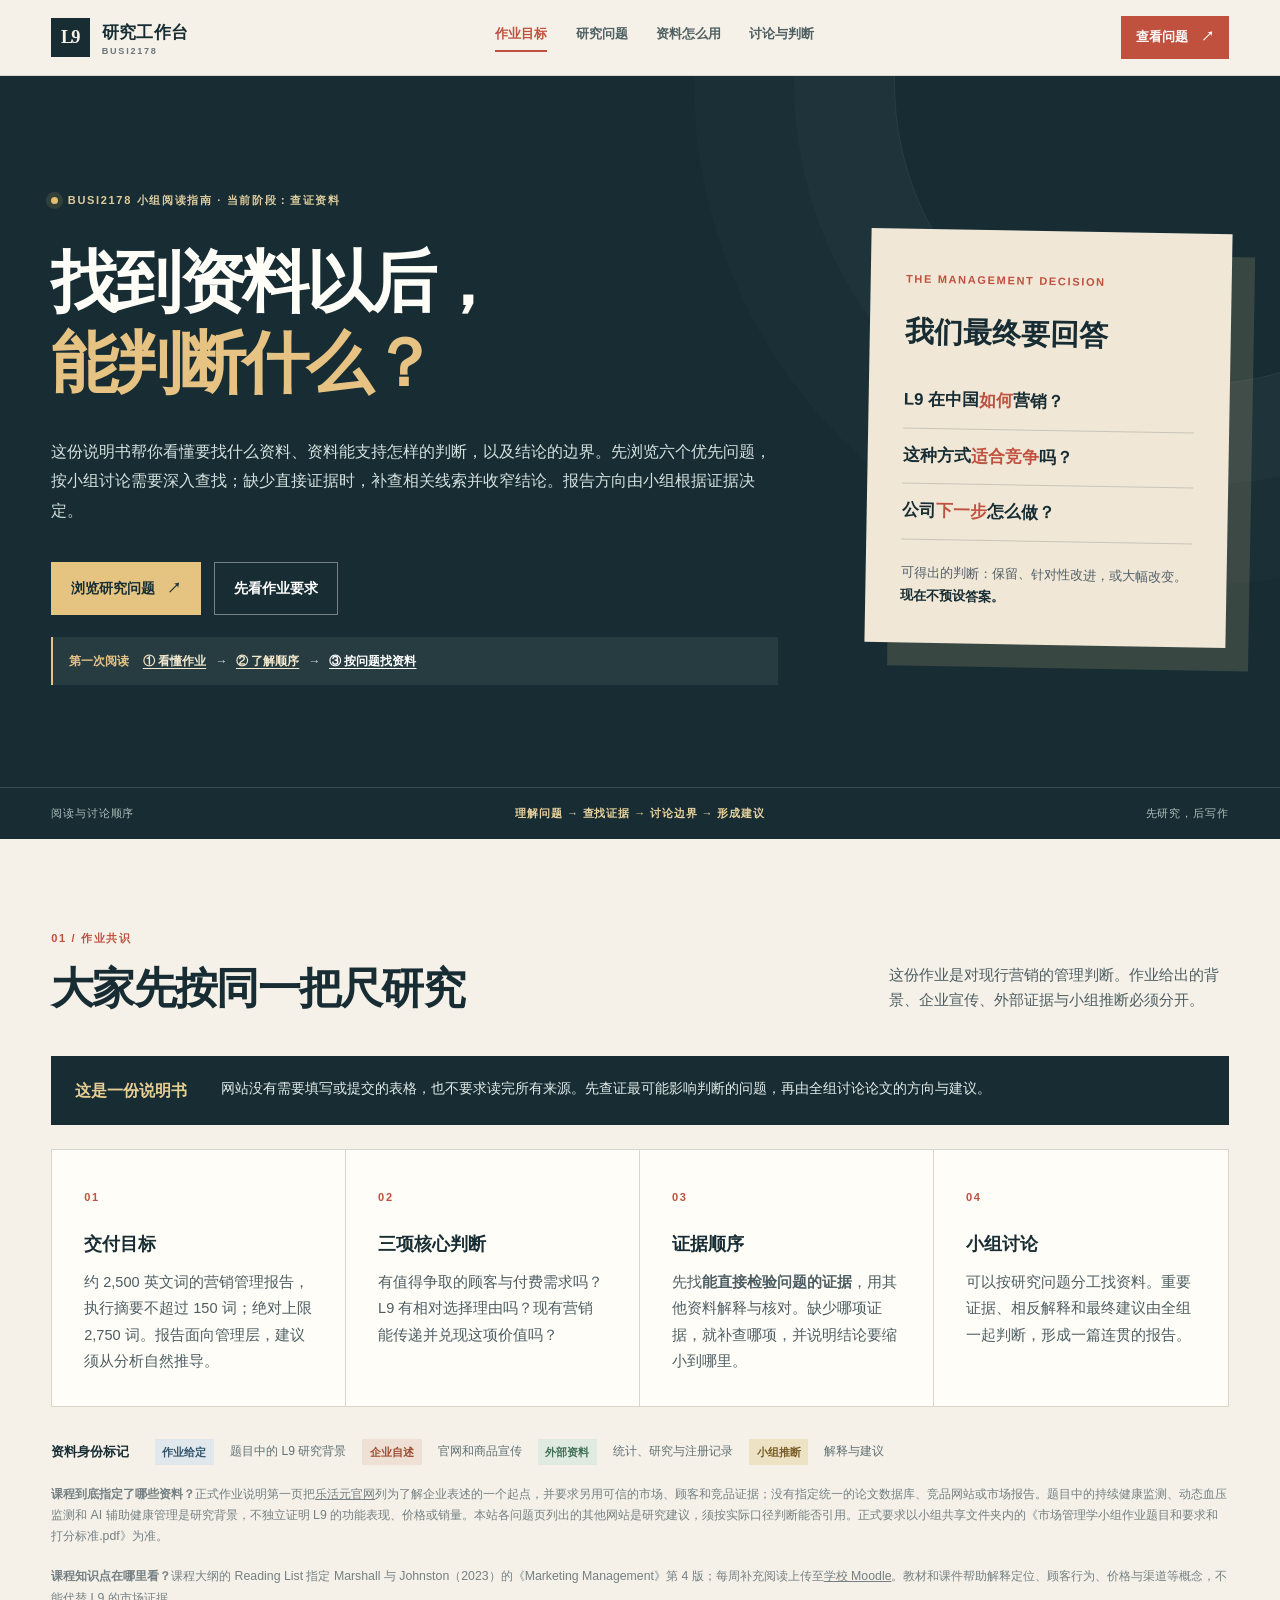
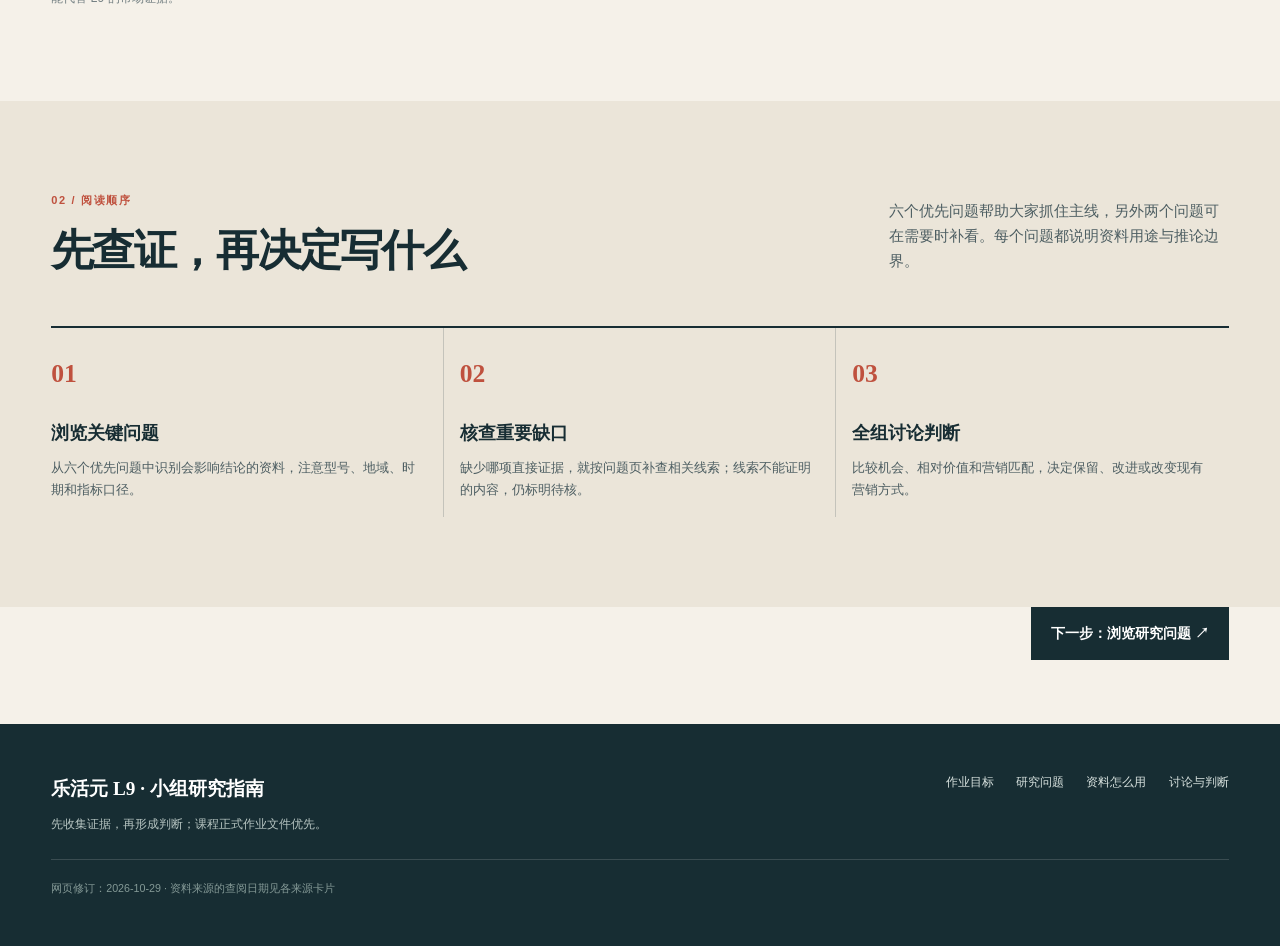
<file: index.html>
<!doctype html>
<html lang="zh-CN">
<head>
  <meta charset="utf-8">
  <meta name="viewport" content="width=device-width, initial-scale=1">
  <meta name="description" content="BUSI2178 乐活元 L9 循证营销管理报告的小组研究指南。">
  <meta name="theme-color" content="#172d33">
  <title>作业目标｜乐活元 L9 研究指南</title>
  <link rel="stylesheet" href="./styles.css">
  <link rel="stylesheet" href="./matrix.css">
  <link rel="stylesheet" href="./multi.css">
  <script src="./data.js" defer></script>
  <script src="./round-one.js" defer></script>
  <script src="./app.js" defer></script>
</head>
<body class="page-home">
  <a class="skip" href="#main">跳到正文</a>
  <header class="topbar">
    <a class="brand" href="./index.html" aria-label="返回作业目标"><span class="brand-mark">L9</span><span>研究工作台 <small>BUSI2178</small></span></a>
    <nav class="desktop-nav" aria-label="网站页面导航"><a href="./index.html" aria-current="page">作业目标</a><a href="./tasks.html">研究问题</a><a href="./sources.html">资料怎么用</a><a href="./decision.html">讨论与判断</a></nav>
    <a class="top-action" href="./tasks.html">查看问题 <span aria-hidden="true">↗</span></a>
  </header>
  <main id="main"><section class="hero" id="top">
      <div class="hero-inner">
        <div class="hero-copy">
          <div class="eyebrow"><span class="eyebrow-dot"></span> BUSI2178 小组阅读指南 · 当前阶段：查证资料</div>
          <h1>找到资料以后，<br><em>能判断什么？</em></h1>
          <p class="hero-lede">这份说明书帮你看懂要找什么资料、资料能支持怎样的判断，以及结论的边界。先浏览六个优先问题，按小组讨论需要深入查找；缺少直接证据时，补查相关线索并收窄结论。报告方向由小组根据证据决定。</p>
          <div class="hero-actions"><a class="button primary" href="./tasks.html">浏览研究问题 <span aria-hidden="true">↗</span></a><a class="button ghost" href="#consensus">先看作业要求</a></div>
          <div class="first-time-guide"><strong>第一次阅读</strong><a href="#consensus">① 看懂作业</a><span aria-hidden="true">→</span><a href="#workflow">② 了解顺序</a><span aria-hidden="true">→</span><a href="./tasks.html">③ 按问题找资料</a></div>
        </div>
        <aside class="hero-brief" aria-label="作业核心问题">
          <span class="card-kicker">THE MANAGEMENT DECISION</span>
          <h2>我们最终要回答</h2>
          <ol><li>L9 在中国<em>如何</em>营销？</li><li>这种方式<em>适合竞争</em>吗？</li><li>公司<em>下一步</em>怎么做？</li></ol>
          <p>可得出的判断：保留、针对性改进，或大幅改变。<strong>现在不预设答案。</strong></p>
        </aside>
      </div>
      <div class="hero-rule"><span>阅读与讨论顺序</span><strong>理解问题 → 查找证据 → 讨论边界 → 形成建议</strong><span>先研究，后写作</span></div>
    </section><section class="section intro" id="consensus">
      <div class="section-head"><div><span class="section-number">01 / 作业共识</span><h2>大家先按同一把尺研究</h2></div><p>这份作业是对现行营销的管理判断。作业给出的背景、企业宣传、外部证据与小组推断必须分开。</p></div>
      <div class="callout"><strong>这是一份说明书</strong><p>网站没有需要填写或提交的表格，也不要求读完所有来源。先查证最可能影响判断的问题，再由全组讨论论文的方向与建议。</p></div>
      <div class="brief-grid">
        <article class="brief-card"><span class="mini-index">01</span><h3>交付目标</h3><p>约 2,500 英文词的营销管理报告，执行摘要不超过 150 词；绝对上限 2,750 词。报告面向管理层，建议须从分析自然推导。</p></article>
        <article class="brief-card"><span class="mini-index">02</span><h3>三项核心判断</h3><p>有值得争取的顾客与付费需求吗？L9 有相对选择理由吗？现有营销能传递并兑现这项价值吗？</p></article>
        <article class="brief-card"><span class="mini-index">03</span><h3>证据顺序</h3><p>先找<strong>能直接检验问题的证据</strong>，用其他资料解释与核对。缺少哪项证据，就补查哪项，并说明结论要缩小到哪里。</p></article>
        <article class="brief-card"><span class="mini-index">04</span><h3>小组讨论</h3><p>可以按研究问题分工找资料。重要证据、相反解释和最终建议由全组一起判断，形成一篇连贯的报告。</p></article>
      </div>
      <div class="provenance"><strong>资料身份标记</strong><span class="pill case">作业给定</span><span>题目中的 L9 研究背景</span><span class="pill company">企业自述</span><span>官网和商品宣传</span><span class="pill verified">外部资料</span><span>统计、研究与注册记录</span><span class="pill inference">小组推断</span><span>解释与建议</span></div>
      <p class="source-note"><strong>课程到底指定了哪些资料？</strong>正式作业说明第一页把<a href="https://lehuoyuan.com/" target="_blank" rel="noopener noreferrer">乐活元官网</a>列为了解企业表述的一个起点，并要求另用可信的市场、顾客和竞品证据；没有指定统一的论文数据库、竞品网站或市场报告。题目中的持续健康监测、动态血压监测和 AI 辅助健康管理是研究背景，不独立证明 L9 的功能表现、价格或销量。本站各问题页列出的其他网站是研究建议，须按实际口径判断能否引用。正式要求以小组共享文件夹内的《市场管理学小组作业题目和要求和打分标准.pdf》为准。</p>
      <p class="source-note"><strong>课程知识点在哪里看？</strong>课程大纲的 Reading List 指定 Marshall 与 Johnston（2023）的《Marketing Management》第 4 版；每周补充阅读上传至<a href="https://moodle.nottingham.ac.uk/" target="_blank" rel="noopener noreferrer">学校 Moodle</a>。教材和课件帮助解释定位、顾客行为、价格与渠道等概念，不能代替 L9 的市场证据。</p>
    </section><section class="section process" id="workflow">
      <div class="section-head"><div><span class="section-number">02 / 阅读顺序</span><h2>先查证，再决定写什么</h2></div><p>六个优先问题帮助大家抓住主线，另外两个问题可在需要时补看。每个问题都说明资料用途与推论边界。</p></div>
      <div class="steps">
        <div class="step"><b>01</b><h3>浏览关键问题</h3><p>从六个优先问题中识别会影响结论的资料，注意型号、地域、时期和指标口径。</p></div>
        <div class="step"><b>02</b><h3>核查重要缺口</h3><p>缺少哪项直接证据，就按问题页补查相关线索；线索不能证明的内容，仍标明待核。</p></div>
        <div class="step"><b>03</b><h3>全组讨论判断</h3><p>比较机会、相对价值和营销匹配，决定保留、改进或改变现有营销方式。</p></div>
      </div>
    </section><div class="page-next"><a class="button primary" href="./tasks.html">下一步：浏览研究问题 ↗</a></div></main>
  <footer class="footer"><div><strong>乐活元 L9 · 小组研究指南</strong><p>先收集证据，再形成判断；课程正式作业文件优先。</p></div><div class="footer-links"><a href="./index.html">作业目标</a><a href="./tasks.html">研究问题</a><a href="./sources.html">资料怎么用</a><a href="./decision.html">讨论与判断</a></div><small>网页修订：2026-10-29 · 资料来源的查阅日期见各来源卡片</small></footer>
</body>
</html>
</file>
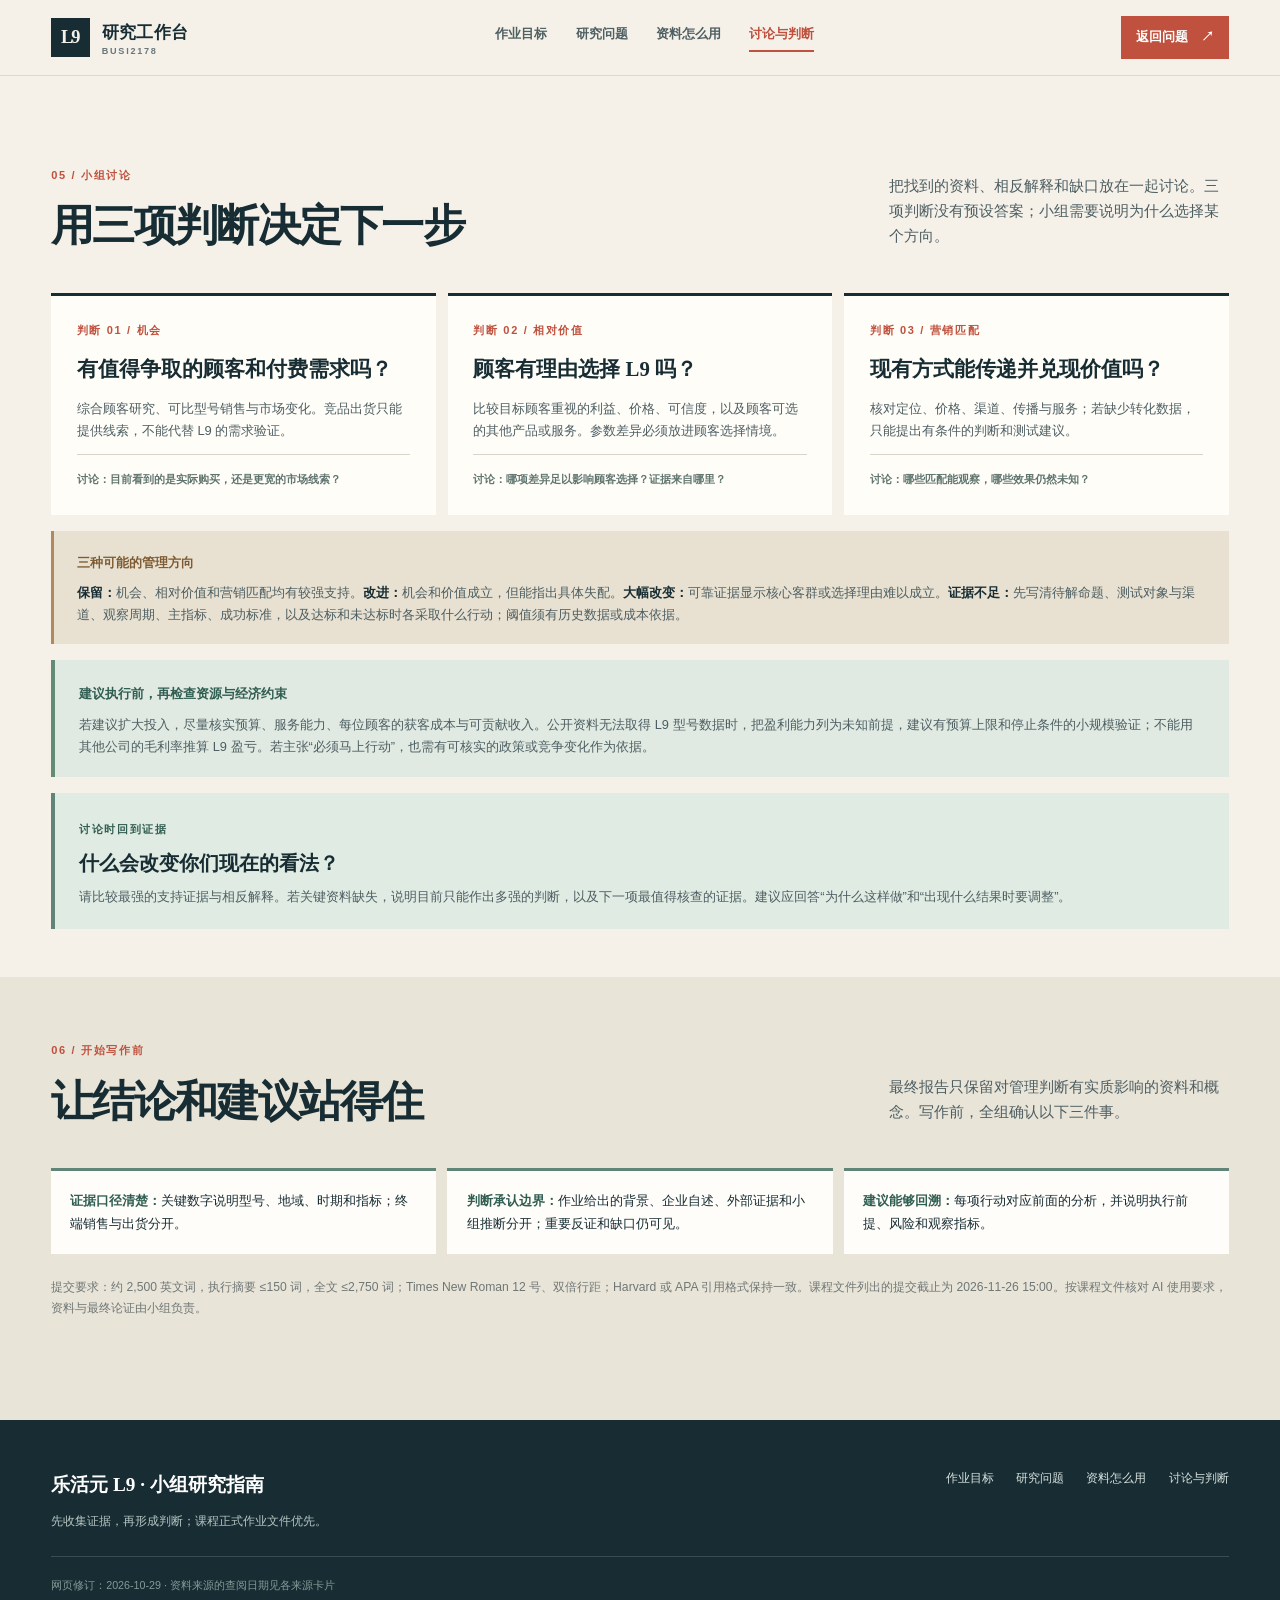
<file: decision.html>
<!doctype html>
<html lang="zh-CN">
<head>
  <meta charset="utf-8">
  <meta name="viewport" content="width=device-width, initial-scale=1">
  <meta name="description" content="BUSI2178 乐活元 L9 循证营销管理报告的小组研究指南。">
  <meta name="theme-color" content="#172d33">
  <title>讨论与判断｜乐活元 L9 研究指南</title>
  <link rel="stylesheet" href="./styles.css">
  <link rel="stylesheet" href="./matrix.css">
  <link rel="stylesheet" href="./multi.css">
  <script src="./data.js" defer></script>
  <script src="./round-one.js" defer></script>
  <script src="./app.js" defer></script>
</head>
<body class="page-decision">
  <a class="skip" href="#main">跳到正文</a>
  <header class="topbar">
    <a class="brand" href="./index.html" aria-label="返回作业目标"><span class="brand-mark">L9</span><span>研究工作台 <small>BUSI2178</small></span></a>
    <nav class="desktop-nav" aria-label="网站页面导航"><a href="./index.html">作业目标</a><a href="./tasks.html">研究问题</a><a href="./sources.html">资料怎么用</a><a href="./decision.html" aria-current="page">讨论与判断</a></nav>
    <a class="top-action" href="./tasks.html">返回问题 <span aria-hidden="true">↗</span></a>
  </header>
  <main id="main"><section class="section decision" id="decision">
      <div class="section-head"><div><span class="section-number">05 / 小组讨论</span><h2>用三项判断决定下一步</h2></div><p>把找到的资料、相反解释和缺口放在一起讨论。三项判断没有预设答案；小组需要说明为什么选择某个方向。</p></div>
      <div class="decision-board">
        <article><span class="mini-index">判断 01 / 机会</span><h3>有值得争取的顾客和付费需求吗？</h3><p>综合顾客研究、可比型号销售与市场变化。竞品出货只能提供线索，不能代替 L9 的需求验证。</p><small>讨论：目前看到的是实际购买，还是更宽的市场线索？</small></article>
        <article><span class="mini-index">判断 02 / 相对价值</span><h3>顾客有理由选择 L9 吗？</h3><p>比较目标顾客重视的利益、价格、可信度，以及顾客可选的其他产品或服务。参数差异必须放进顾客选择情境。</p><small>讨论：哪项差异足以影响顾客选择？证据来自哪里？</small></article>
        <article><span class="mini-index">判断 03 / 营销匹配</span><h3>现有方式能传递并兑现价值吗？</h3><p>核对定位、价格、渠道、传播与服务；若缺少转化数据，只能提出有条件的判断和测试建议。</p><small>讨论：哪些匹配能观察，哪些效果仍然未知？</small></article>
      </div>
      <div class="decision-rule"><strong>三种可能的管理方向</strong><p><b>保留：</b>机会、相对价值和营销匹配均有较强支持。<b>改进：</b>机会和价值成立，但能指出具体失配。<b>大幅改变：</b>可靠证据显示核心客群或选择理由难以成立。<b>证据不足：</b>先写清待解命题、测试对象与渠道、观察周期、主指标、成功标准，以及达标和未达标时各采取什么行动；阈值须有历史数据或成本依据。</p></div>
      <div class="feasibility-gate"><strong>建议执行前，再检查资源与经济约束</strong><p>若建议扩大投入，尽量核实预算、服务能力、每位顾客的获客成本与可贡献收入。公开资料无法取得 L9 型号数据时，把盈利能力列为未知前提，建议有预算上限和停止条件的小规模验证；不能用其他公司的毛利率推算 L9 盈亏。若主张“必须马上行动”，也需有可核实的政策或竞争变化作为依据。</p></div>
      <div class="discussion-note"><span class="card-kicker">讨论时回到证据</span><h3>什么会改变你们现在的看法？</h3><p>请比较最强的支持证据与相反解释。若关键资料缺失，说明目前只能作出多强的判断，以及下一项最值得核查的证据。建议应回答“为什么这样做”和“出现什么结果时要调整”。</p></div>
    </section><section class="section finish" id="finish">
      <div class="section-head"><div><span class="section-number">06 / 开始写作前</span><h2>让结论和建议站得住</h2></div><p>最终报告只保留对管理判断有实质影响的资料和概念。写作前，全组确认以下三件事。</p></div>
      <ul class="readiness-list">
        <li><strong>证据口径清楚：</strong>关键数字说明型号、地域、时期和指标；终端销售与出货分开。</li>
        <li><strong>判断承认边界：</strong>作业给出的背景、企业自述、外部证据和小组推断分开；重要反证和缺口仍可见。</li>
        <li><strong>建议能够回溯：</strong>每项行动对应前面的分析，并说明执行前提、风险和观察指标。</li>
      </ul>
      <p class="finish-note">提交要求：约 2,500 英文词，执行摘要 ≤150 词，全文 ≤2,750 词；Times New Roman 12 号、双倍行距；Harvard 或 APA 引用格式保持一致。课程文件列出的提交截止为 2026-11-26 15:00。按课程文件核对 AI 使用要求，资料与最终论证由小组负责。</p>
    </section></main>
  <footer class="footer"><div><strong>乐活元 L9 · 小组研究指南</strong><p>先收集证据，再形成判断；课程正式作业文件优先。</p></div><div class="footer-links"><a href="./index.html">作业目标</a><a href="./tasks.html">研究问题</a><a href="./sources.html">资料怎么用</a><a href="./decision.html">讨论与判断</a></div><small>网页修订：2026-10-29 · 资料来源的查阅日期见各来源卡片</small></footer>
</body>
</html>
</file>
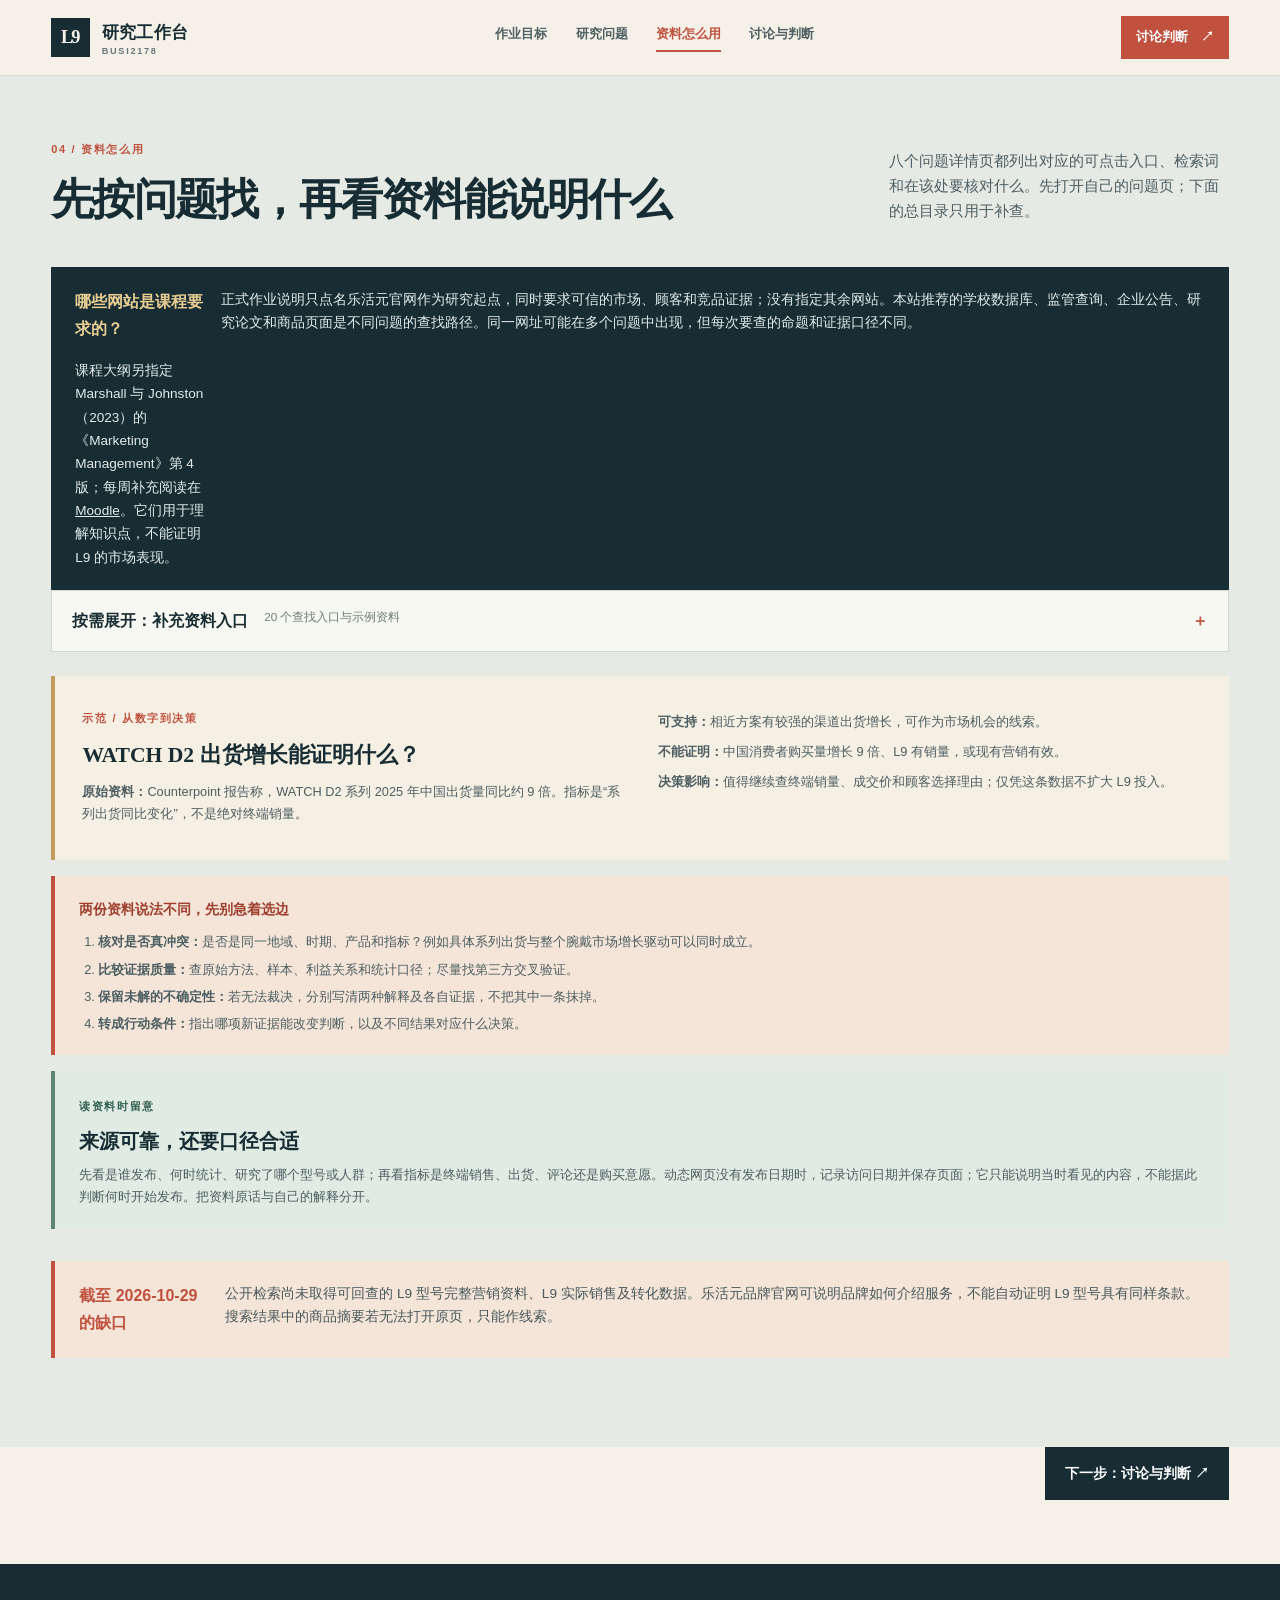
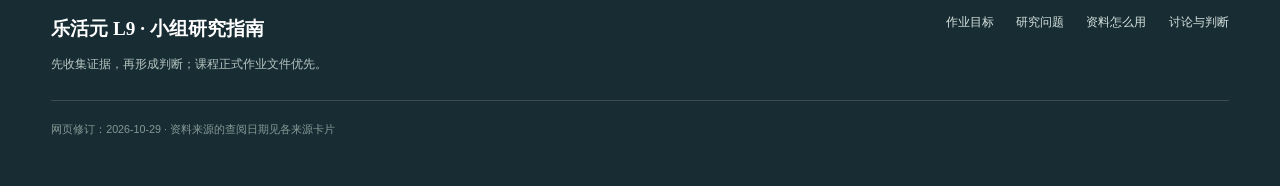
<file: sources.html>
<!doctype html>
<html lang="zh-CN">
<head>
  <meta charset="utf-8">
  <meta name="viewport" content="width=device-width, initial-scale=1">
  <meta name="description" content="BUSI2178 乐活元 L9 循证营销管理报告的小组研究指南。">
  <meta name="theme-color" content="#172d33">
  <title>资料怎么用｜乐活元 L9 研究指南</title>
  <link rel="stylesheet" href="./styles.css">
  <link rel="stylesheet" href="./matrix.css">
  <link rel="stylesheet" href="./multi.css">
  <script src="./data.js" defer></script>
  <script src="./round-one.js" defer></script>
  <script src="./app.js" defer></script>
</head>
<body class="page-sources">
  <a class="skip" href="#main">跳到正文</a>
  <header class="topbar">
    <a class="brand" href="./index.html" aria-label="返回作业目标"><span class="brand-mark">L9</span><span>研究工作台 <small>BUSI2178</small></span></a>
    <nav class="desktop-nav" aria-label="网站页面导航"><a href="./index.html">作业目标</a><a href="./tasks.html">研究问题</a><a href="./sources.html" aria-current="page">资料怎么用</a><a href="./decision.html">讨论与判断</a></nav>
    <a class="top-action" href="./decision.html">讨论判断 <span aria-hidden="true">↗</span></a>
  </header>
  <main id="main"><section class="section source-section" id="sources">
      <div class="section-head"><div><span class="section-number">04 / 资料怎么用</span><h2>先按问题找，再看资料能说明什么</h2></div><p>八个问题详情页都列出对应的可点击入口、检索词和在该处要核对什么。先打开自己的问题页；下面的总目录只用于补查。</p></div>
      <div class="callout"><strong>哪些网站是课程要求的？</strong><p>正式作业说明只点名乐活元官网作为研究起点，同时要求可信的市场、顾客和竞品证据；没有指定其余网站。本站推荐的学校数据库、监管查询、企业公告、研究论文和商品页面是不同问题的查找路径。同一网址可能在多个问题中出现，但每次要查的命题和证据口径不同。</p><p>课程大纲另指定 Marshall 与 Johnston（2023）的《Marketing Management》第 4 版；每周补充阅读在<a href="https://moodle.nottingham.ac.uk/" target="_blank" rel="noopener noreferrer">Moodle</a>。它们用于理解知识点，不能证明 L9 的市场表现。</p></div>
      <details class="source-drawer"><summary>按需展开：补充资料入口 <span>20 个查找入口与示例资料</span></summary><div id="source-list" class="source-grid"></div></details>
      <div class="worked-example"><div><span class="card-kicker">示范 / 从数字到决策</span><h3>WATCH D2 出货增长能证明什么？</h3><p><strong>原始资料：</strong>Counterpoint 报告称，WATCH D2 系列 2025 年中国出货量同比约 9 倍。指标是“系列出货同比变化”，不是绝对终端销量。</p></div><div><p><strong>可支持：</strong>相近方案有较强的渠道出货增长，可作为市场机会的线索。</p><p><strong>不能证明：</strong>中国消费者购买量增长 9 倍、L9 有销量，或现有营销有效。</p><p><strong>决策影响：</strong>值得继续查终端销量、成交价和顾客选择理由；仅凭这条数据不扩大 L9 投入。</p></div></div>
      <div class="conflict-resolution"><strong>两份资料说法不同，先别急着选边</strong><ol><li><b>核对是否真冲突：</b>是否是同一地域、时期、产品和指标？例如具体系列出货与整个腕戴市场增长驱动可以同时成立。</li><li><b>比较证据质量：</b>查原始方法、样本、利益关系和统计口径；尽量找第三方交叉验证。</li><li><b>保留未解的不确定性：</b>若无法裁决，分别写清两种解释及各自证据，不把其中一条抹掉。</li><li><b>转成行动条件：</b>指出哪项新证据能改变判断，以及不同结果对应什么决策。</li></ol></div>
      <div class="source-method"><span class="card-kicker">读资料时留意</span><h3>来源可靠，还要口径合适</h3><p>先看是谁发布、何时统计、研究了哪个型号或人群；再看指标是终端销售、出货、评论还是购买意愿。动态网页没有发布日期时，记录访问日期并保存页面；它只能说明当时看见的内容，不能据此判断何时开始发布。把资料原话与自己的解释分开。</p></div>
      <div class="callout warn"><strong>截至 2026-10-29 的缺口</strong><p>公开检索尚未取得可回查的 L9 型号完整营销资料、L9 实际销售及转化数据。乐活元品牌官网可说明品牌如何介绍服务，不能自动证明 L9 型号具有同样条款。搜索结果中的商品摘要若无法打开原页，只能作线索。</p></div>
    </section><div class="page-next"><a class="button primary" href="./decision.html">下一步：讨论与判断 ↗</a></div></main>
  <footer class="footer"><div><strong>乐活元 L9 · 小组研究指南</strong><p>先收集证据，再形成判断；课程正式作业文件优先。</p></div><div class="footer-links"><a href="./index.html">作业目标</a><a href="./tasks.html">研究问题</a><a href="./sources.html">资料怎么用</a><a href="./decision.html">讨论与判断</a></div><small>网页修订：2026-10-29 · 资料来源的查阅日期见各来源卡片</small></footer>
</body>
</html>
</file>
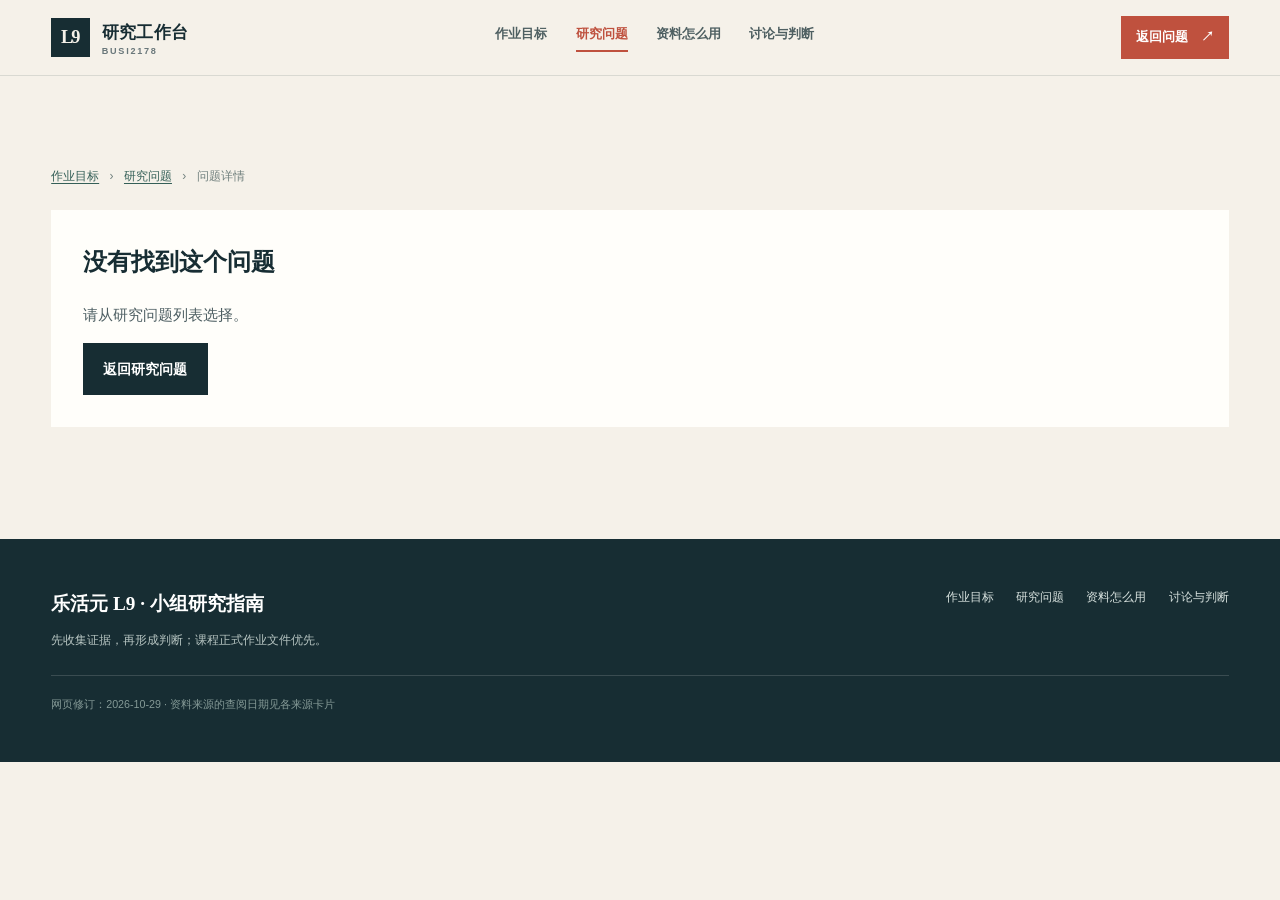
<file: task.html>
<!doctype html>
<html lang="zh-CN">
<head>
  <meta charset="utf-8">
  <meta name="viewport" content="width=device-width, initial-scale=1">
  <meta name="description" content="BUSI2178 乐活元 L9 循证营销管理报告的小组研究指南。">
  <meta name="theme-color" content="#172d33">
  <title>问题详情｜乐活元 L9 研究指南</title>
  <link rel="stylesheet" href="./styles.css">
  <link rel="stylesheet" href="./matrix.css">
  <link rel="stylesheet" href="./multi.css">
  <script src="./data.js" defer></script>
  <script src="./round-one.js" defer></script>
  <script src="./app.js" defer></script>
</head>
<body class="page-tasks">
  <a class="skip" href="#main">跳到正文</a>
  <header class="topbar">
    <a class="brand" href="./index.html" aria-label="返回作业目标"><span class="brand-mark">L9</span><span>研究工作台 <small>BUSI2178</small></span></a>
    <nav class="desktop-nav" aria-label="网站页面导航"><a href="./index.html">作业目标</a><a href="./tasks.html" aria-current="page">研究问题</a><a href="./sources.html">资料怎么用</a><a href="./decision.html">讨论与判断</a></nav>
    <a class="top-action" href="./tasks.html">返回问题 <span aria-hidden="true">↗</span></a>
  </header>
  <main id="main"><section class="section task-detail-section" id="task-section">
  <div class="task-breadcrumb"><a href="./index.html">作业目标</a><span>›</span><a href="./tasks.html">研究问题</a><span>›</span><span id="task-breadcrumb-current">问题详情</span></div>
  <div id="task-detail"></div>
  <nav id="task-neighbors" class="task-neighbors" aria-label="相邻研究任务"></nav>
</section></main>
  <footer class="footer"><div><strong>乐活元 L9 · 小组研究指南</strong><p>先收集证据，再形成判断；课程正式作业文件优先。</p></div><div class="footer-links"><a href="./index.html">作业目标</a><a href="./tasks.html">研究问题</a><a href="./sources.html">资料怎么用</a><a href="./decision.html">讨论与判断</a></div><small>网页修订：2026-10-29 · 资料来源的查阅日期见各来源卡片</small></footer>
</body>
</html>
</file>
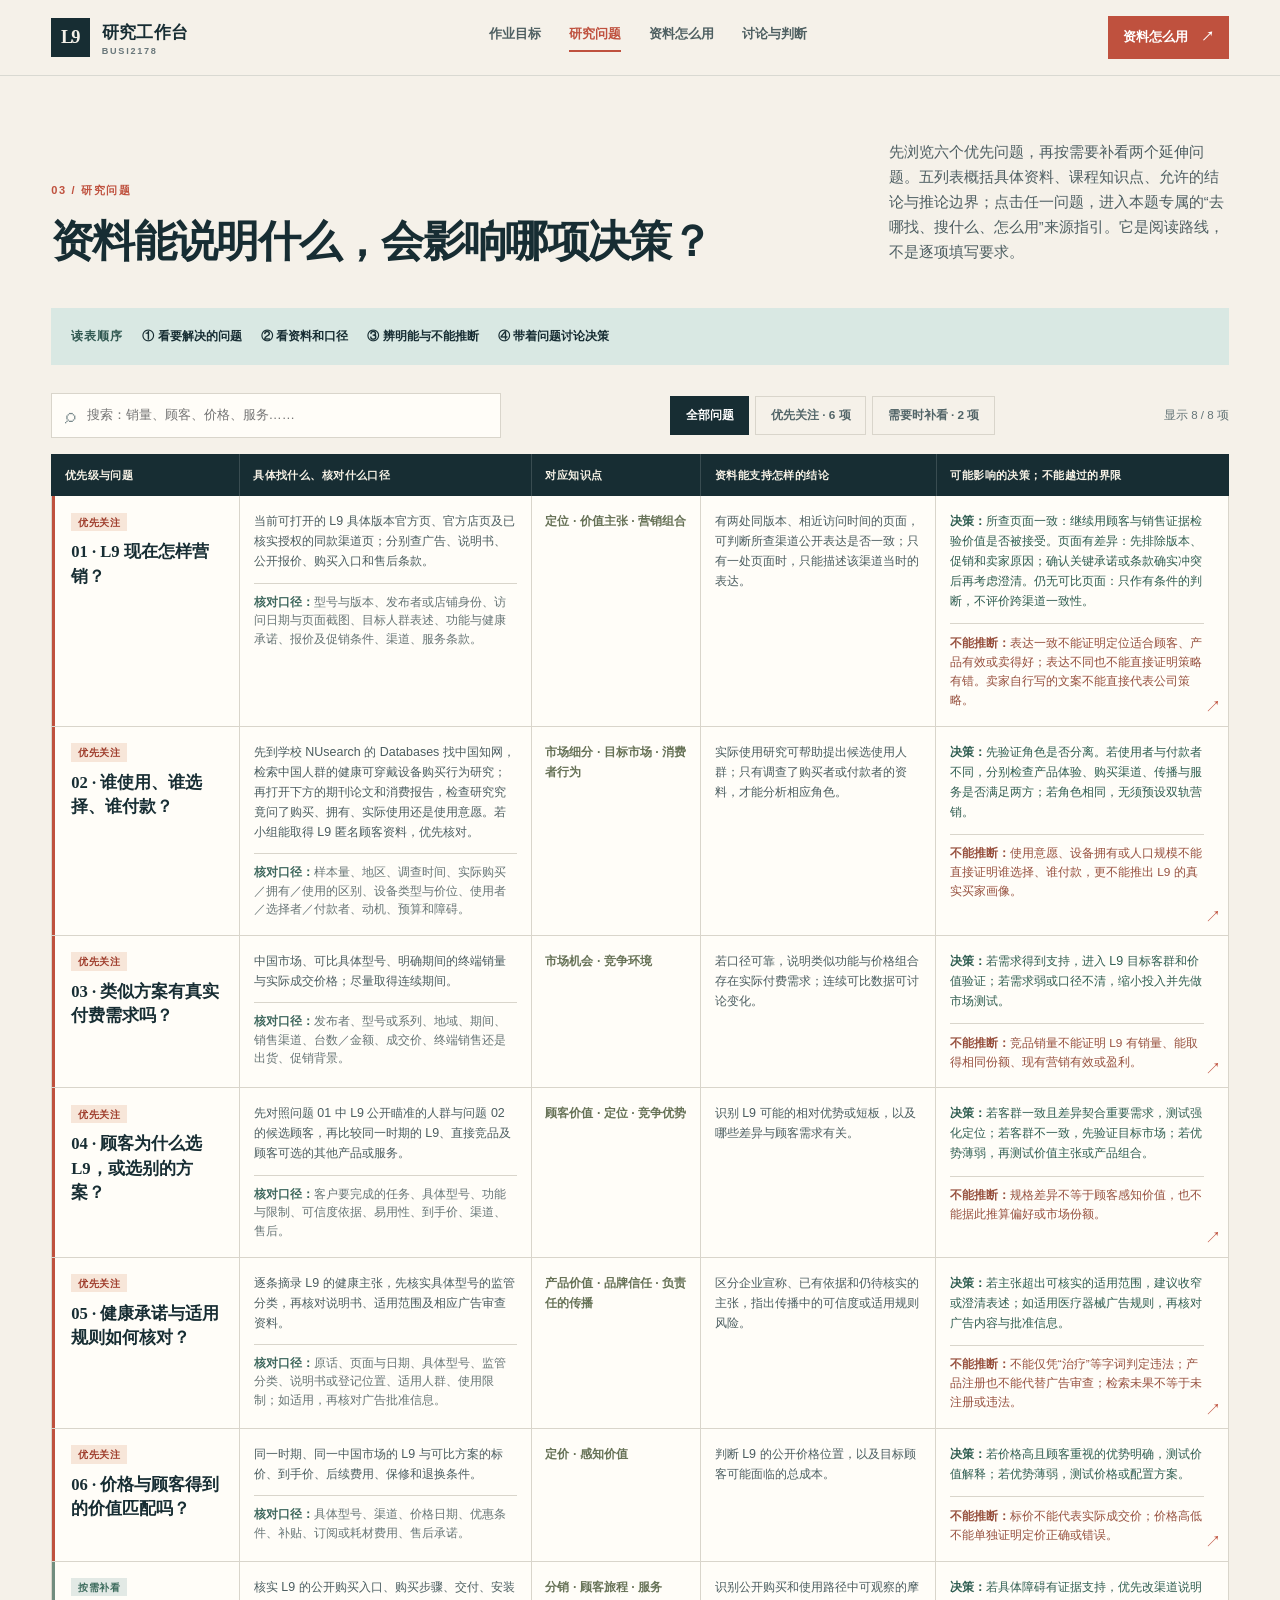
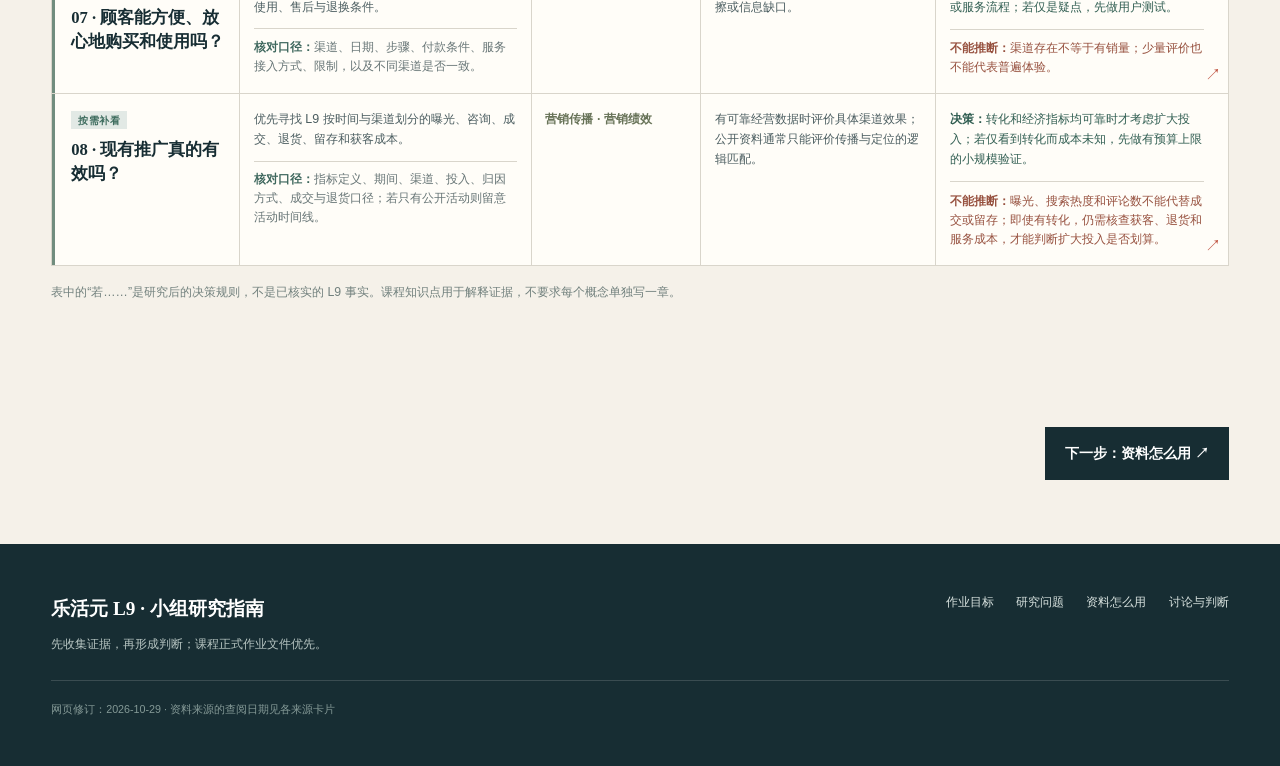
<file: tasks.html>
<!doctype html>
<html lang="zh-CN">
<head>
  <meta charset="utf-8">
  <meta name="viewport" content="width=device-width, initial-scale=1">
  <meta name="description" content="BUSI2178 乐活元 L9 循证营销管理报告的小组研究指南。">
  <meta name="theme-color" content="#172d33">
  <title>研究问题｜乐活元 L9 研究指南</title>
  <link rel="stylesheet" href="./styles.css">
  <link rel="stylesheet" href="./matrix.css">
  <link rel="stylesheet" href="./multi.css">
  <script src="./data.js" defer></script>
  <script src="./round-one.js" defer></script>
  <script src="./app.js" defer></script>
</head>
<body class="page-tasks">
  <a class="skip" href="#main">跳到正文</a>
  <header class="topbar">
    <a class="brand" href="./index.html" aria-label="返回作业目标"><span class="brand-mark">L9</span><span>研究工作台 <small>BUSI2178</small></span></a>
    <nav class="desktop-nav" aria-label="网站页面导航"><a href="./index.html">作业目标</a><a href="./tasks.html" aria-current="page">研究问题</a><a href="./sources.html">资料怎么用</a><a href="./decision.html">讨论与判断</a></nav>
    <a class="top-action" href="./sources.html">资料怎么用 <span aria-hidden="true">↗</span></a>
  </header>
  <main id="main"><section class="section claim-section" id="claims">
      <div class="section-head"><div><span class="section-number">03 / 研究问题</span><h2>资料能说明什么，会影响哪项决策？</h2></div><p>先浏览六个优先问题，再按需要补看两个延伸问题。五列表概括具体资料、课程知识点、允许的结论与推论边界；点击任一问题，进入本题专属的“去哪找、搜什么、怎么用”来源指引。它是阅读路线，不是逐项填写要求。</p></div>
      <div class="howto"><span>读表顺序</span><strong>① 看要解决的问题</strong><strong>② 看资料和口径</strong><strong>③ 辨明能与不能推断</strong><strong>④ 带着问题讨论决策</strong></div>
      <div class="claim-toolbar"><label class="search-wrap"><span class="sr-only">搜索研究问题</span><span aria-hidden="true">⌕</span><input id="claim-search" type="search" placeholder="搜索：销量、顾客、价格、服务……"></label><div class="filters" role="group" aria-label="筛选研究问题"><button class="filter active" data-filter="all" aria-pressed="true">全部问题</button><button class="filter" data-filter="p0" aria-pressed="false">优先关注 · 6 项</button><button class="filter" data-filter="p1" aria-pressed="false">需要时补看 · 2 项</button></div><span id="result-count" class="result-count" aria-live="polite">显示 8 / 8 项</span></div>
      <p class="mobile-hint">点开一个问题，查看关键证据、资料入口和讨论提示。</p>
      <div class="evidence-table-head" aria-hidden="true"><span>优先级与问题</span><span>具体找什么、核对什么口径</span><span>对应知识点</span><span>资料能支持怎样的结论</span><span>可能影响的决策；不能越过的界限</span></div>
      <div id="claim-list" class="claim-list"></div>
      <p id="no-results" class="empty" hidden>没有找到匹配的任务。试试“竞品”“顾客”“渠道”等词。</p>
      <p class="matrix-note">表中的“若……”是研究后的决策规则，不是已核实的 L9 事实。课程知识点用于解释证据，不要求每个概念单独写一章。</p>
    </section><div class="page-next"><a class="button primary" href="./sources.html">下一步：资料怎么用 ↗</a></div></main>
  <footer class="footer"><div><strong>乐活元 L9 · 小组研究指南</strong><p>先收集证据，再形成判断；课程正式作业文件优先。</p></div><div class="footer-links"><a href="./index.html">作业目标</a><a href="./tasks.html">研究问题</a><a href="./sources.html">资料怎么用</a><a href="./decision.html">讨论与判断</a></div><small>网页修订：2026-10-29 · 资料来源的查阅日期见各来源卡片</small></footer>
</body>
</html>
</file>
<file: styles.css>
:root{--ink:#172d33;--ink-soft:#42545a;--cream:#f5f1e9;--paper:#fffdf8;--line:#d9d5cb;--accent:#bf513e;--accent-dark:#9f3e2d;--sea:#d9e8e3;--sand:#eee2c8;--shadow:0 18px 60px rgba(23,45,51,.09)}
.intro .callout{margin-bottom:1.5rem}
*{box-sizing:border-box}html{scroll-behavior:smooth}body{margin:0;background:var(--cream);color:var(--ink);font-family:"PingFang SC","Microsoft YaHei","Noto Sans CJK SC",sans-serif;line-height:1.72;-webkit-font-smoothing:antialiased}a{color:inherit}button,input{font:inherit}button{cursor:pointer}section{scroll-margin-top:86px}.sr-only{position:absolute;width:1px;height:1px;padding:0;margin:-1px;overflow:hidden;clip:rect(0,0,0,0);white-space:nowrap;border:0}.skip{position:absolute;left:1rem;top:-5rem;background:#fff;padding:.7rem 1rem;z-index:20}.skip:focus{top:1rem}
.topbar{height:76px;display:flex;align-items:center;justify-content:space-between;gap:2rem;padding:0 clamp(1.2rem,4vw,4rem);background:rgba(245,241,233,.94);backdrop-filter:blur(18px);border-bottom:1px solid rgba(23,45,51,.12);position:sticky;top:0;z-index:10}.brand{display:flex;align-items:center;gap:.72rem;text-decoration:none;font-size:1.04rem;font-weight:800;letter-spacing:.02em;white-space:nowrap}.brand small{display:block;color:#69777a;font-size:.57rem;letter-spacing:.19em;font-weight:700;line-height:1}.brand-mark{width:39px;height:39px;display:grid;place-items:center;background:var(--ink);color:var(--cream);font-family:Georgia,serif;font-weight:700;letter-spacing:-.1em;font-size:1.15rem;padding-right:.1em}.desktop-nav{display:flex;gap:clamp(1rem,2.2vw,2.4rem)}.desktop-nav a{text-decoration:none;font-size:.82rem;font-weight:700;color:#4f6062}.desktop-nav a:hover,.footer a:hover{color:var(--accent)}.top-action{text-decoration:none;background:var(--accent);color:#fff;padding:.65rem .95rem;font-size:.82rem;font-weight:800;white-space:nowrap}.top-action span{margin-left:.55rem}
.hero{background:var(--ink);color:var(--paper);position:relative;overflow:hidden}.hero:before{content:"";position:absolute;width:47vw;height:47vw;min-width:520px;min-height:520px;border:1px solid rgba(255,255,255,.08);border-radius:50%;right:-17vw;top:-23vw;box-shadow:0 0 0 100px rgba(255,255,255,.018),0 0 0 200px rgba(255,255,255,.015)}.hero-inner{position:relative;max-width:1450px;margin:auto;display:grid;grid-template-columns:minmax(0,1.45fr) minmax(300px,.72fr);gap:7vw;align-items:center;padding:clamp(4rem,9vw,8rem) clamp(1.2rem,4vw,4rem) clamp(4rem,8vw,7rem)}.eyebrow,.card-kicker,.section-number,.mini-index,.small-label,.evidence-label,.source-kind{font-size:.69rem;letter-spacing:.15em;font-weight:800;text-transform:uppercase}.eyebrow{color:#decc9f;display:flex;align-items:center;gap:.6rem}.eyebrow-dot{width:7px;height:7px;border-radius:50%;background:#e2bd70;box-shadow:0 0 0 5px rgba(226,189,112,.13)}h1,h2,h3,p{margin-top:0}.hero h1{font-family:"Songti SC","Noto Serif CJK SC",Georgia,serif;font-size:clamp(2.9rem,5.2vw,5.8rem);font-weight:700;line-height:1.22;letter-spacing:-.05em;margin:2rem 0}.hero h1 em{font-style:normal;color:#e6c383}.hero-lede{font-size:clamp(1rem,1.25vw,1.16rem);line-height:1.85;max-width:46rem;color:#d5e0df}.hero-actions{display:flex;gap:.8rem;flex-wrap:wrap;margin-top:2.3rem}.button{display:inline-flex;align-items:center;justify-content:center;gap:.7rem;text-decoration:none;border:1px solid transparent;padding:.82rem 1.2rem;font-size:.88rem;font-weight:800;transition:transform .2s,background .2s,color .2s}.button:hover,.top-action:hover{transform:translateY(-2px)}.button.primary{background:#e5c481;color:var(--ink)}.button.ghost{border-color:rgba(255,255,255,.4);color:#fff;background:transparent}.button.ghost:hover{background:rgba(255,255,255,.09)}.button.small{background:var(--ink);color:#fff;white-space:nowrap}.hero-brief{background:#f0e7d7;color:var(--ink);padding:2.2rem;box-shadow:23px 23px 0 rgba(236,205,148,.16);transform:rotate(1deg)}.hero-brief .card-kicker{color:var(--accent)}.hero-brief h2{font-family:"Songti SC",Georgia,serif;font-size:1.8rem;margin:1rem 0}.hero-brief ol{list-style:none;padding:0;margin:0}.hero-brief li{padding:.8rem 0;border-bottom:1px solid rgba(23,45,51,.18);font-size:1.05rem;font-weight:700}.hero-brief li em{font-style:normal;color:var(--accent)}.hero-brief p{font-size:.82rem;line-height:1.75;margin:1.4rem 0 0;color:#536068}.hero-brief strong{color:var(--ink)}.hero-rule{position:relative;border-top:1px solid rgba(255,255,255,.14);padding:1rem clamp(1.2rem,4vw,4rem);display:flex;justify-content:space-between;gap:1rem;color:#adbdbc;font-size:.69rem;letter-spacing:.08em}.hero-rule strong{color:#e8d39f;font-weight:700}
.section{max-width:1450px;margin:auto;padding:clamp(4rem,7vw,7rem) clamp(1.2rem,4vw,4rem)}.section-head{display:flex;align-items:end;justify-content:space-between;gap:3rem;margin-bottom:2.5rem}.section-head>div{max-width:730px}.section-head>p{max-width:340px;font-size:.9rem;color:#667276;margin-bottom:.2rem}.section-number{display:block;color:var(--accent);margin-bottom:.9rem}.section h2{font-family:"Songti SC","Noto Serif CJK SC",Georgia,serif;font-size:clamp(2rem,3.35vw,3.45rem);line-height:1.25;letter-spacing:-.04em;margin-bottom:0}.section h3{font-size:1.12rem;line-height:1.45;margin-bottom:.65rem}.section p{font-size:.91rem;color:#4d5e62}
.intro{padding-bottom:5rem}.brief-grid{display:grid;grid-template-columns:repeat(4,1fr);border:1px solid var(--line);background:var(--paper)}.brief-card{padding:2rem;border-right:1px solid var(--line);min-height:245px}.brief-card:last-child{border:0}.brief-card .mini-index{color:var(--accent)}.brief-card h3{margin:1.4rem 0 .7rem}.brief-card p{margin:0;line-height:1.8}.provenance{display:flex;align-items:center;gap:.6rem 1rem;flex-wrap:wrap;margin-top:2rem;font-size:.76rem;color:#607073}.provenance>strong{font-size:.81rem;margin-right:.6rem;color:var(--ink)}.pill{padding:.23rem .48rem;font-size:.66rem;font-weight:800;white-space:nowrap}.pill.case{background:#e1e8ed;color:#31536a}.pill.company{background:#efe0d5;color:#9e4b32}.pill.verified{background:#dfeae0;color:#3f6f55}.pill.inference{background:#eee2c5;color:#785d25}.source-note{margin-top:1.2rem!important;font-size:.77rem!important;color:#748083!important}
.process{background:#ebe5d9;max-width:none}.process>.section-head,.process>.steps,.process>.callout{max-width:1322px;margin-left:auto;margin-right:auto}.steps{display:grid;grid-template-columns:repeat(6,1fr);border-top:2px solid var(--ink);margin-top:3rem}.step{padding:1.5rem 1rem 1rem 0;border-right:1px solid rgba(23,45,51,.18);min-height:210px}.step:not(:first-child){padding-left:1rem}.step:last-child{border-right:0}.step>b{font-family:Georgia,serif;color:var(--accent);font-size:1.6rem}.step h3{margin:1.6rem 0 .6rem}.step p{font-size:.82rem;line-height:1.7;margin:0}.step small{display:block;color:#8c6951;font-size:.7rem;margin-top:1.2rem;font-weight:700}.callout{display:grid;grid-template-columns:130px 1fr;gap:1rem;background:var(--ink);color:#fff;padding:1.3rem 1.5rem;margin-top:2rem}.callout strong{color:#e9ce94}.callout p{color:#e2ebea;margin:0;font-size:.85rem}.callout.warn{background:#f4e5d8;color:var(--ink);border-left:4px solid var(--accent)}.callout.warn strong{color:var(--accent)}.callout.warn p{color:#49595c}
.claim-section{padding-bottom:7rem}.howto{display:flex;align-items:center;gap:1.2rem;flex-wrap:wrap;background:var(--sea);padding:1.1rem 1.25rem;margin-bottom:1.8rem;font-size:.76rem}.howto span{color:#325952;font-weight:800;letter-spacing:.08em}.howto strong{font-weight:700}.claim-toolbar{display:flex;justify-content:space-between;align-items:center;gap:1rem;margin-bottom:1rem}.search-wrap{display:flex;align-items:center;gap:.6rem;border:1px solid var(--line);background:var(--paper);padding:.56rem .8rem;width:min(100%,450px)}.search-wrap>span{font-size:1.3rem;line-height:1;color:#77888b}.search-wrap input{width:100%;border:0;outline:none;background:transparent;color:var(--ink);font-size:.83rem}.filters{display:flex;gap:.4rem}.filter{border:1px solid var(--line);background:transparent;color:#526568;padding:.52rem .9rem;font-size:.74rem;font-weight:800}.filter.active{background:var(--ink);border-color:var(--ink);color:#fff}.claim-list{display:flex;flex-direction:column;gap:.65rem}.claim-card{border:1px solid var(--line);background:var(--paper);transition:border-color .2s,box-shadow .2s}.claim-card:hover,.claim-card[open]{border-color:#93aaa7;box-shadow:0 8px 28px rgba(23,45,51,.06)}.claim-card[hidden]{display:none}.claim-card summary{list-style:none;display:flex;justify-content:space-between;align-items:center;gap:1rem;cursor:pointer;padding:1.2rem 1.35rem}.claim-card summary::-webkit-details-marker{display:none}.claim-heading{display:grid;grid-template-columns:auto auto minmax(230px,1fr);align-items:center;gap:.8rem 1.1rem;width:100%}.claim-heading strong{font-family:"Songti SC",Georgia,serif;font-size:1.22rem;line-height:1.4}.claim-question{grid-column:3;color:#627073;font-size:.79rem;line-height:1.4;margin-top:-.5rem}.priority,.category{font-size:.65rem;font-weight:800;letter-spacing:.04em;white-space:nowrap}.priority{padding:.23rem .45rem;background:#f7e6d9;color:var(--accent-dark)}.priority.p1{background:#e2e9e5;color:#3f6d5f}.category{color:#758383}.expand-icon{font-size:1.5rem;line-height:1;color:var(--accent);font-weight:300}.claim-card[open] .expand-icon{transform:rotate(45deg)}.claim-body{border-top:1px solid var(--line);padding:0 1.35rem 1.35rem}.claim-purpose{display:flex;align-items:baseline;gap:1.1rem;padding:1.25rem 0}.claim-purpose span{color:var(--accent);font-size:.69rem;white-space:nowrap;font-weight:800;letter-spacing:.09em}.claim-purpose p{margin:0;font-size:.89rem}.evidence-grid{display:grid;grid-template-columns:1fr 1fr;gap:.65rem}.evidence-block{background:#f5f2eb;padding:1.3rem;min-height:135px}.evidence-block.essential{background:#dce9e4}.evidence-block.trigger{background:#efe8dc}.evidence-block.fallback{background:#eee3d5}.evidence-label{display:block;color:#3c6759;margin-bottom:.7rem}.trigger .evidence-label,.fallback .evidence-label{color:#805f3c}.evidence-block p{margin:0;font-size:.84rem}.evidence-block ol{margin:0;padding-left:1.15rem;color:#4d5e62;font-size:.83rem;line-height:1.7}.evidence-block li+li{margin-top:.32rem}.inference-grid{display:grid;grid-template-columns:repeat(3,1fr);gap:.65rem;margin-top:.65rem}.inference-grid>div{padding:1.15rem;border:1px solid var(--line);background:#fff}.inference-grid span{font-size:.7rem;font-weight:800;color:#3e735d}.inference-grid .cannot span{color:var(--accent)}.inference-grid .counter span{color:#8e7139}.inference-grid p{font-size:.8rem;margin:.55rem 0 0}.research-actions{display:grid;grid-template-columns:1fr 1fr;gap:2rem;padding:1.5rem 0;border-bottom:1px solid var(--line)}.small-label{display:block;color:#69797b;margin-bottom:.7rem}.source-links,.query-list{display:flex;flex-wrap:wrap;gap:.5rem}.source-links a,.query{display:inline-flex;align-items:center;gap:.35rem;padding:.42rem .6rem;background:#e8ede9;text-decoration:none;color:#375d56;font-size:.72rem;font-weight:700;border:0}.source-links a:hover,.query:hover{background:#d7e4dc}.query{background:#f2eee5;color:#5d5d52;text-align:left}.claim-bottom{display:grid;grid-template-columns:1fr 1fr;gap:1.5rem;padding-top:1.3rem}.claim-bottom p{font-size:.8rem;margin:0}.claim-bottom strong{color:var(--ink)}.empty{text-align:center;padding:3rem;background:#fff}
.source-section{background:#e5eae5;max-width:none}.source-section>.section-head,.source-section>.source-grid,.source-section>.callout{max-width:1322px;margin-left:auto;margin-right:auto}.source-grid{display:grid;grid-template-columns:repeat(3,1fr);gap:.8rem}.source-card{background:#fffefa;border:1px solid #cfd9d2;padding:1.45rem;display:flex;flex-direction:column;min-height:254px}.source-kind{color:var(--accent)}.source-card h3{margin:.8rem 0 .5rem;font-family:"Songti SC",Georgia,serif;font-size:1.15rem}.source-card h3 a{text-decoration:none}.source-card h3 a:hover{text-decoration:underline}.source-card p{font-size:.8rem;margin:.2rem 0 .8rem}.source-card .source-meta{font-size:.68rem;color:#7c8984}.source-limit{margin-top:auto;padding-top:.9rem;border-top:1px solid var(--line);display:grid;gap:.25rem;color:#697476;font-size:.73rem;line-height:1.6}.source-limit strong{color:var(--accent);font-size:.68rem}
.worked-example,.record-template{max-width:1322px;margin:1rem auto 0;display:grid;grid-template-columns:1fr 1fr;gap:2rem;background:#f6f0e4;padding:1.7rem;border-left:4px solid #c39c5d}.worked-example .card-kicker,.record-template .card-kicker{color:var(--accent)}.worked-example h3,.record-template h3{font-family:"Songti SC",Georgia,serif;font-size:1.35rem;margin:.6rem 0}.worked-example p,.record-template p{font-size:.8rem;margin:.5rem 0}.record-template{grid-template-columns:1fr auto;align-items:center;background:#dbe8df;border-color:#5d8677}.record-template small{color:#677b72;font-size:.7rem}
.decision-grid{display:grid;grid-template-columns:1fr 1fr;gap:1rem}.decision-panel{background:var(--paper);padding:2rem;border-top:3px solid var(--ink)}.decision-panel .mini-index{color:var(--accent)}.decision-panel h3{font-family:"Songti SC",Georgia,serif;font-size:1.5rem;margin:1rem 0}.decision-panel ul{margin:0;padding-left:1.2rem;font-size:.84rem;color:#566668}.decision-panel li+li{margin-top:.6rem}.verdicts{display:grid;grid-template-columns:repeat(3,1fr);gap:.65rem;margin:1rem 0}.verdicts>div{background:#e9e3d7;padding:1.2rem;border-left:3px solid #b69d70}.verdicts strong{font-family:"Songti SC",Georgia,serif;font-size:1.1rem}.verdicts p{font-size:.77rem;margin:.5rem 0 0}.template{display:flex;justify-content:space-between;align-items:center;gap:2rem;background:var(--sea);padding:1.5rem}.template .card-kicker{color:#426c60}.template p{margin:.5rem 0 0;font-size:.85rem}
.finish{background:#e9e4d8;max-width:none}.finish>.section-head,.finish>.checklist,.finish>.finish-note{max-width:1322px;margin-left:auto;margin-right:auto}.checklist{display:grid;grid-template-columns:1fr 1fr;gap:.7rem}.checklist label{display:flex;gap:.8rem;align-items:start;padding:1rem;background:#fffdfa;border:1px solid var(--line);font-size:.83rem;cursor:pointer}.checklist input{accent-color:var(--accent);margin-top:.36rem}.checklist label:has(input:checked){background:#deebe1;color:#486450}.finish-note{margin-top:1.4rem;font-size:.76rem!important;color:#6f7776!important}.footer{background:var(--ink);color:#d8e2df;display:grid;grid-template-columns:1fr auto;gap:1.5rem;padding:3rem clamp(1.2rem,4vw,4rem)}.footer strong{font-family:"Songti SC",Georgia,serif;font-size:1.2rem;color:#fff}.footer p{font-size:.77rem;margin:.6rem 0 0;color:#b7c5c2}.footer-links{display:flex;gap:1.4rem;align-items:start}.footer a{text-decoration:none;font-size:.77rem}.footer small{grid-column:1/-1;color:#849996;font-size:.67rem;border-top:1px solid rgba(255,255,255,.15);padding-top:1.2rem}
.report-plan{max-width:1322px;margin:0 auto 1rem;display:grid;grid-template-columns:280px 1fr;gap:2rem;background:#173238;color:#e7eeea;padding:1.6rem}.report-plan .card-kicker{color:#e6c383}.report-plan h3{font-family:"Songti SC",Georgia,serif;font-size:1.35rem;margin:.6rem 0}.report-plan p{color:#b8cac6;font-size:.75rem}.report-grid{display:grid;grid-template-columns:repeat(3,1fr);gap:.45rem}.report-grid span{padding:.56rem .7rem;border:1px solid rgba(255,255,255,.18);font-size:.72rem;display:flex;justify-content:space-between;gap:.5rem}.report-grid b{color:#e6c383}
@media(max-width:1100px){.desktop-nav{display:none}.hero-inner{gap:3rem}.brief-grid{grid-template-columns:repeat(2,1fr)}.brief-card:nth-child(2){border-right:0}.brief-card:nth-child(-n+2){border-bottom:1px solid var(--line)}.steps{grid-template-columns:repeat(3,1fr)}.step:nth-child(3){border-right:0}.step:nth-child(-n+3){border-bottom:1px solid rgba(23,45,51,.18)}.source-grid{grid-template-columns:repeat(2,1fr)}}
@media(max-width:760px){.topbar{height:66px}.top-action{font-size:.72rem;padding:.55rem .7rem}.brand{font-size:.85rem}.brand-mark{width:34px;height:34px}.hero-inner{grid-template-columns:1fr;padding-top:3.4rem;gap:2.7rem}.hero h1{font-size:clamp(2.4rem,9vw,4.2rem);margin:1.4rem 0}.hero-brief{transform:none;box-shadow:12px 12px 0 rgba(236,205,148,.13)}.hero-rule span:last-child{display:none}.section{padding:4rem 1.2rem}.section-head{display:block}.section-head>p{margin-top:1rem;max-width:100%}.brief-grid,.source-grid,.decision-grid,.checklist{grid-template-columns:1fr}.brief-card{border-right:0;border-bottom:1px solid var(--line);min-height:0;padding:1.5rem}.brief-card:last-child{border-bottom:0}.steps{grid-template-columns:repeat(2,1fr)}.step{min-height:0;padding-bottom:1.5rem}.step:nth-child(3){border-right:1px solid rgba(23,45,51,.18)}.step:nth-child(2n){border-right:0}.step:nth-child(-n+4){border-bottom:1px solid rgba(23,45,51,.18)}.callout{grid-template-columns:1fr}.claim-toolbar{align-items:stretch;flex-direction:column}.search-wrap{width:100%}.filters{overflow-x:auto}.claim-heading{grid-template-columns:auto 1fr;gap:.55rem}.claim-heading strong{grid-column:1/-1;font-size:1.16rem}.claim-question{grid-column:1/-1;margin-top:0}.claim-card summary{padding:1.1rem}.claim-body{padding:0 1rem 1rem}.claim-purpose{display:block}.claim-purpose p{margin-top:.4rem}.evidence-grid,.inference-grid,.research-actions,.claim-bottom,.worked-example,.record-template,.report-plan{grid-template-columns:1fr}.record-template{align-items:start}.report-grid{grid-template-columns:repeat(2,1fr)}.source-card{min-height:0}.verdicts{grid-template-columns:1fr}.template{align-items:start;flex-direction:column}.footer{grid-template-columns:1fr}.footer-links{flex-wrap:wrap}}
@media(prefers-reduced-motion:reduce){html{scroll-behavior:auto}*,*:before,*:after{animation-duration:.01ms!important;transition-duration:.01ms!important}}
</file>
<file: matrix.css>
/* 第一轮证据矩阵：先看推论与决策，再按需展开研究细节。 */
.first-time-guide{display:flex;align-items:center;gap:.55rem;flex-wrap:wrap;margin-top:1.4rem;padding:.85rem 1rem;border-left:2px solid #e6c383;background:rgba(255,255,255,.07);font-size:.76rem;color:#cfddda}
.first-time-guide strong{color:#e6c383;margin-right:.3rem}
.first-time-guide a{color:#f1e8cf;text-decoration:underline;text-underline-offset:3px;font-weight:700}
.first-time-guide a:hover{color:#fff}
.mobile-hint{display:none}
.process .steps{grid-template-columns:repeat(3,1fr)}
.process .step{min-height:155px}
.process .step:nth-child(3){border-right:0}
.process .step:nth-child(-n+3){border-bottom:0}
.claim-toolbar{flex-wrap:wrap}
.result-count{font-size:.72rem;color:#637477;white-space:nowrap}
.evidence-table-head,.evidence-summary{display:grid;grid-template-columns:1fr 1.55fr .9fr 1.25fr 1.55fr}
.evidence-table-head{background:var(--ink);color:#f7f2e6;font-size:.67rem;font-weight:800;letter-spacing:.04em}
.evidence-table-head span{padding:.75rem .85rem;border-right:1px solid rgba(255,255,255,.15)}
.evidence-table-head span:last-child{border-right:0}
.claim-list{gap:0;border-left:1px solid var(--line);border-right:1px solid var(--line)}
.evidence-row{background:var(--paper);border-bottom:1px solid var(--line)}
.evidence-row[hidden]{display:none}
.evidence-row summary{list-style:none;cursor:pointer}
.evidence-row summary::-webkit-details-marker{display:none}
.evidence-row:hover,.evidence-row[open]{background:#fffefa}
.evidence-row:focus-within{outline:2px solid #6d8b80;outline-offset:-2px}
.table-cell{display:block;padding:1rem .85rem;font-size:.78rem;line-height:1.6;color:#4b5d60;border-right:1px solid var(--line)}
.table-cell:last-child{border-right:0}
.table-cell small:not(.priority){display:none}
.question-cell{border-left:3px solid var(--accent);padding-left:1rem}
.evidence-row[data-priority="p1"] .question-cell{border-left-color:#718d7e}
.question-cell strong{display:block;font-family:"Songti SC","Noto Serif CJK SC",Georgia,serif;font-size:1.04rem;line-height:1.45;color:var(--ink);margin:.5rem 0 .3rem}
.record-elements{display:block;margin-top:.65rem;padding-top:.55rem;border-top:1px solid var(--line);color:#677576;font-size:.73rem}
.record-elements b{color:#3e675d}
.concept-cell{font-weight:750;color:#687358}
.decision-cell{position:relative;padding-right:1.5rem;color:#315e52}
.decision-cell strong{font-weight:800}
.decision-boundary{display:block;margin-top:.7rem;padding-top:.6rem;border-top:1px solid var(--line);color:#97513f;font-size:.74rem}
.row-expand{position:absolute;right:.4rem;bottom:.65rem;font-size:1.2rem;line-height:1;color:var(--accent);font-weight:400;transition:transform .2s}
.evidence-row[open] .row-expand{transform:rotate(45deg)}
.evidence-detail{border-top:2px solid #bfd2c9;padding:1.5rem;background:#f8f6f0}
.detail-lead{border-bottom:1px solid var(--line);padding-bottom:.85rem;margin-bottom:1rem}
.detail-lead .card-kicker{color:var(--accent)}
.detail-lead h3{font-family:"Songti SC",Georgia,serif;font-size:1.35rem;margin:.4rem 0}
.detail-lead p{margin:0;font-size:.82rem}
.detail-grid{display:grid;grid-template-columns:repeat(2,1fr);gap:.65rem}
.detail-block{background:#fffefa;padding:1rem 1.15rem;border:1px solid var(--line)}
.detail-block.key{background:#e1eee7;border-color:#c4dacf}
.detail-block.trigger{background:#f4eadc}
.detail-block.fallback{background:#f0e8d9}
.detail-block span{display:block;color:#426a5e;font-size:.7rem;font-weight:800;letter-spacing:.04em;margin-bottom:.45rem}
.detail-block.trigger span,.detail-block.fallback span{color:#86643a}
.detail-block p,.detail-block ol{font-size:.8rem;color:#4d5e62;margin:0}
.detail-block ol{padding-left:1.2rem}
.detail-block li+li{margin-top:.25rem}
.detail-counter{padding:.85rem 1rem;margin-top:.65rem;background:#fff;border-left:3px solid #ba9a62}
.detail-counter strong{font-size:.76rem;color:#87663e}
.detail-counter p{font-size:.79rem;margin:.2rem 0 0}
.evidence-detail .research-actions{padding:1.1rem 0}
.research-actions .source-links{display:grid;grid-template-columns:repeat(auto-fit,minmax(205px,1fr));align-items:stretch}
.task-source{padding:.7rem;background:#edf2ec;border:1px solid #d8e4da}
.source-links .task-source a{display:inline;padding:0;background:none;font-size:.74rem;color:#315e52}
.task-source small{display:block;margin-top:.4rem;font-size:.69rem;line-height:1.55;color:#68726f}
.task-source small strong{color:#9a563c}
.detail-deliverable{font-size:.8rem!important;margin:1rem 0 0!important}
.matrix-note{margin-top:1rem;font-size:.77rem!important;color:#71807d!important}
.source-drawer{max-width:1322px;margin:0 auto 1rem;background:#f8f8f2;border:1px solid #cfd9d2}
.source-drawer summary{list-style:none;cursor:pointer;padding:1rem 1.25rem;font-weight:800;display:flex;justify-content:space-between;gap:1rem}
.source-drawer summary::-webkit-details-marker{display:none}
.source-drawer summary:after{content:"＋";color:var(--accent);margin-left:auto}
.source-drawer[open] summary:after{content:"−"}
.source-drawer summary span{font-size:.73rem;color:#6b7d77;font-weight:500}
.source-drawer .source-grid{padding:0 1rem 1rem}
.decision-board{display:grid;grid-template-columns:repeat(3,1fr);gap:.75rem}
.decision-board article{background:var(--paper);padding:1.6rem;border-top:3px solid var(--ink);display:flex;flex-direction:column}
.decision-board .mini-index{color:var(--accent)}
.decision-board h3{font-family:"Songti SC",Georgia,serif;font-size:1.3rem;margin:.85rem 0}
.decision-board p{font-size:.81rem;line-height:1.7}
.decision-board small{margin-top:auto;padding-top:.9rem;border-top:1px solid var(--line);font-size:.7rem;color:#60756f;font-weight:700}
.decision-rule{margin:1rem 0;padding:1.1rem 1.4rem;background:#e8e1d1;border-left:3px solid #af8a5d}
.decision-rule strong{font-size:.79rem;color:#7e5b32}
.decision-rule p{font-size:.8rem;margin:.4rem 0 0}
.decision-rule b{color:var(--ink)}
.collab-note{margin:1rem 0 0!important;padding:1rem 1.2rem;background:#f6f0e3;border-left:3px solid #bda06a;font-size:.8rem!important}
.collab-note strong{color:var(--ink)}

@media(max-width:1100px){
  .evidence-table-head{display:none}
  .evidence-summary{grid-template-columns:repeat(2,minmax(0,1fr))}
  .table-cell{border-bottom:1px solid var(--line)}
  .table-cell small:not(.priority){display:block;color:#718078;font-size:.64rem;font-weight:800;margin-bottom:.25rem}
  .question-cell,.collection-cell,.decision-cell{grid-column:1/-1}
  .question-cell{border-right:0}
  .decision-cell{border-bottom:0}
  .decision-board{grid-template-columns:1fr}
}
@media(max-width:760px){
  .first-time-guide{font-size:.73rem;gap:.35rem .5rem}
  .mobile-hint{display:block;font-size:.76rem!important;color:#667276!important;margin:-.2rem 0 .8rem}
  .process .steps{grid-template-columns:1fr}
  .process .step,.process .step:nth-child(3){padding:1rem 0;border-right:0;border-bottom:1px solid rgba(23,45,51,.18)}
  .process .step:last-child{border-bottom:0}
  .evidence-summary,.detail-grid{grid-template-columns:1fr}
  .table-cell,.question-cell,.decision-cell{grid-column:1;border-right:0;padding:.75rem 1rem}
  .question-cell{padding-top:1rem}
  .decision-cell{padding-bottom:1.1rem}
  .collection-cell .record-elements{display:block}
  .evidence-detail{padding:1rem}
  .source-drawer summary{flex-wrap:wrap}
  .source-drawer summary span{width:100%}
}
</file>
<file: multi.css>
/* 多页导航与单任务详情。 */
.desktop-nav a[aria-current="page"]{color:var(--accent);border-bottom:2px solid var(--accent);padding-bottom:.22rem}
.page-next{max-width:1322px;margin:0 auto;padding:0 clamp(1.2rem,4vw,4rem) 4rem;text-align:right}
.page-next .button{background:var(--ink);color:#fff}
.page-home .hero .first-time-guide a[href="./tasks.html"]{color:#fff}
.page-tasks .claim-section{padding-top:4rem}
.page-tasks .evidence-row{display:block;text-decoration:none;color:inherit}
.page-tasks .evidence-row:hover{background:#edf4ed}
.page-tasks .evidence-row:focus-visible{outline:3px solid var(--accent);outline-offset:2px}
.page-tasks .evidence-row[hidden]{display:none}
.page-tasks .row-expand{font-size:1rem}
.task-breadcrumb{display:flex;align-items:center;gap:.65rem;flex-wrap:wrap;color:#71807e;font-size:.75rem;margin-bottom:1.5rem}
.task-breadcrumb a{color:#345f57;text-underline-offset:3px}
.task-detail-header{background:var(--ink);color:#fff;padding:2rem clamp(1.2rem,3vw,3rem)}
.task-detail-header .priority{display:inline-block}
.task-number{margin-left:.7rem;font-size:.72rem;letter-spacing:.08em;color:#c4d6d0}
.task-detail-header h1{font-family:"Songti SC","Noto Serif CJK SC",Georgia,serif;font-size:clamp(2rem,3.7vw,3.8rem);line-height:1.2;margin:1.1rem 0 .7rem}
.task-detail-header p{color:#d4e1db;font-size:.9rem;margin:0}
.task-why{background:#e2eee6;border-left:4px solid #65927c;padding:1.25rem 1.5rem;margin:1rem 0}
.task-why strong{display:block;color:#315e52;font-size:.75rem;letter-spacing:.04em}
.task-why p{margin:.35rem 0 0;font-size:.92rem;line-height:1.75;color:var(--ink)}
.task-detail-body{background:#f8f6f0;padding:2rem;border-top:1px solid var(--line)}
.task-detail-body .detail-lead h2{font-family:"Songti SC",Georgia,serif;font-size:1.7rem;margin:.5rem 0}
.task-detail-body .detail-lead p{font-size:.84rem}
.task-detail-body .research-actions{padding:1.5rem 0}
.lookup-path{margin:1.2rem 0;padding:1.2rem;background:#fffefa;border:1px solid var(--line)}
.lookup-path .small-label{margin-bottom:.8rem}
.lookup-path ol{list-style:none;padding:0;margin:0;display:grid;grid-template-columns:repeat(2,minmax(0,1fr));gap:.65rem}
.lookup-path li{padding:1rem;background:#edf2ec;border:1px solid #d8e4da}
.lookup-path a{font-size:.85rem;font-weight:800;color:#315e52;text-decoration:none}
.lookup-path a:hover{text-decoration:underline}
.lookup-path small{display:block;font-size:.69rem;color:#68726f;margin:.25rem 0 .5rem}
.lookup-path li p{font-size:.78rem;margin:.35rem 0 0}
.lookup-path .lookup-query{padding-top:.5rem;border-top:1px solid #d5e1d7;overflow-wrap:anywhere}
.lookup-path .lookup-note{font-size:.8rem;margin:1rem 0 0;padding:.9rem 1rem;background:#f4eadc;color:#624f38}
.detail-block.key .detail-secondary{margin-top:.8rem;padding-top:.65rem;border-top:1px solid #c4dacf}
.detail-block.key small{display:block;margin-top:.65rem;color:#4b6a60;font-size:.75rem;line-height:1.65}
.task-fallback{margin:1rem 0 2.2rem;background:#f1e8da;border:1px solid #d9c8af}
.task-fallback summary{display:flex;justify-content:space-between;gap:1rem;list-style:none;cursor:pointer;padding:1rem 1.2rem;color:#755936;font-size:.82rem;font-weight:800}
.task-fallback summary::-webkit-details-marker{display:none}
.task-fallback summary span{font-size:1.15rem;line-height:1;transition:transform .2s}
.task-fallback[open] summary span{transform:rotate(45deg)}
.task-fallback>div{border-top:1px solid #d9c8af;padding:1rem 1.2rem;color:#4d5e62;font-size:.79rem;line-height:1.7}
.task-fallback p{margin:.1rem 0 .7rem}
.task-fallback p:last-child{margin-bottom:0}
.task-fallback ol{margin:.65rem 0;padding-left:1.25rem}
.task-fallback li+li{margin-top:.35rem}
.task-interpretation{border-top:1px solid var(--line);padding-top:1.7rem}
.concept-bridge{background:#e8ede6;border-left:3px solid #658e79;padding:1rem 1.2rem;margin-bottom:.75rem}
.concept-bridge strong,.decision-clue strong{font-size:.76rem;color:#315e52}
.concept-bridge p,.decision-clue p{font-size:.82rem;margin:.4rem 0 0}
.concept-example{background:#f6f0e4;border-left:3px solid #ba9a62;padding:1rem 1.2rem;margin-bottom:.75rem}
.concept-example strong{font-size:.76rem;color:#87663e}
.concept-example p{font-size:.82rem;margin:.4rem 0 0}
.meaning-grid{display:grid;grid-template-columns:repeat(2,minmax(0,1fr));gap:.7rem}
.meaning-grid article{background:#fffefa;border:1px solid var(--line);padding:1.2rem}
.meaning-grid article:last-child{border-top:3px solid #a66b52}
.meaning-grid article:first-child{border-top:3px solid #658e79}
.meaning-grid strong{font-size:.76rem;color:#315e52}
.meaning-grid article:last-child strong{color:#9a563c}
.meaning-grid p{font-size:.82rem;margin:.45rem 0 0}
.decision-clue{background:#fffefa;border-left:3px solid #608478;padding:1rem 1.2rem;margin-top:.65rem}
.discussion-prompt{margin-top:1.6rem;padding:1.25rem 1.5rem;background:var(--ink);color:#fff}
.discussion-prompt .card-kicker{color:#e6c383}
.discussion-prompt p{margin:.45rem 0 0;font-family:"Songti SC",Georgia,serif;font-size:1.15rem;line-height:1.65}
.task-neighbors{display:flex;justify-content:space-between;gap:.75rem;flex-wrap:wrap;margin-top:1.4rem}
.task-neighbors a{display:inline-flex;padding:.75rem 1rem;border:1px solid var(--line);background:#fffefa;text-decoration:none;font-size:.78rem;font-weight:700;color:#345f57}
.task-neighbors a:hover{background:#e3eee7}
.task-missing{background:#fffefa;padding:2rem}
.task-missing h1{font-family:"Songti SC",Georgia,serif}
.page-sources .source-section{padding-top:4rem}
.page-sources .source-drawer{margin-bottom:1.5rem}
.source-method{max-width:1322px;margin:1rem auto 0;padding:1.3rem 1.5rem;background:#e0ebe3;border-left:4px solid #608478}
.source-method .card-kicker{color:#315e52}
.source-method h3{font-family:"Songti SC",Georgia,serif;font-size:1.25rem;margin:.5rem 0}
.source-method p{font-size:.81rem;margin:0}
.conflict-resolution{max-width:1322px;margin:1rem auto 0;padding:1.2rem 1.5rem;background:#f4e5d8;border-left:4px solid var(--accent)}
.conflict-resolution>strong{color:var(--accent-dark);font-size:.85rem}
.conflict-resolution ol{margin:.55rem 0 0;padding-left:1.2rem;color:#4d5e62;font-size:.8rem;line-height:1.75}
.conflict-resolution li+li{margin-top:.3rem}
.page-decision .decision{padding-bottom:3rem}
.page-decision .finish{padding-top:4rem}
.feasibility-gate{margin:1rem 0;padding:1.2rem 1.5rem;background:#e0eae2;border-left:4px solid #638b75}
.feasibility-gate strong{font-size:.83rem;color:#315e52}
.feasibility-gate p{font-size:.8rem;margin:.45rem 0 0}
.discussion-note{margin-top:1rem;padding:1.3rem 1.5rem;background:#e0ebe3;border-left:4px solid #608478}
.discussion-note .card-kicker{color:#315e52}
.discussion-note h3{font-family:"Songti SC",Georgia,serif;font-size:1.25rem;margin:.5rem 0}
.discussion-note p{font-size:.81rem;margin:0}
.readiness-list{display:grid;grid-template-columns:repeat(3,minmax(0,1fr));gap:.7rem;list-style:none;padding:0;margin:0}
.readiness-list li{background:#fffdfa;border-top:3px solid #608478;padding:1.2rem;font-size:.82rem;line-height:1.7}
.readiness-list strong{color:#315e52}

@media(max-width:1100px){
  .topbar{height:auto;min-height:76px;display:grid;grid-template-columns:1fr auto;gap:.5rem 1rem;padding-top:.55rem;padding-bottom:.5rem}
  .brand{grid-column:1;grid-row:1}
  .top-action{grid-column:2;grid-row:1}
  .desktop-nav{display:flex;grid-column:1/-1;grid-row:2;overflow-x:auto;white-space:nowrap;gap:1.1rem;padding:.25rem 0 .1rem}
  .desktop-nav a{font-size:.73rem}
  section{scroll-margin-top:120px}
}
@media(max-width:760px){
  .meaning-grid,.readiness-list{grid-template-columns:1fr}
  .lookup-path ol{grid-template-columns:1fr}
  .task-why{padding:1rem 1.2rem}
  .task-detail-body{padding:1rem}
  .task-neighbors{flex-direction:column}
  .task-neighbors a{width:100%}
  .page-next{text-align:left}
}
</file>
